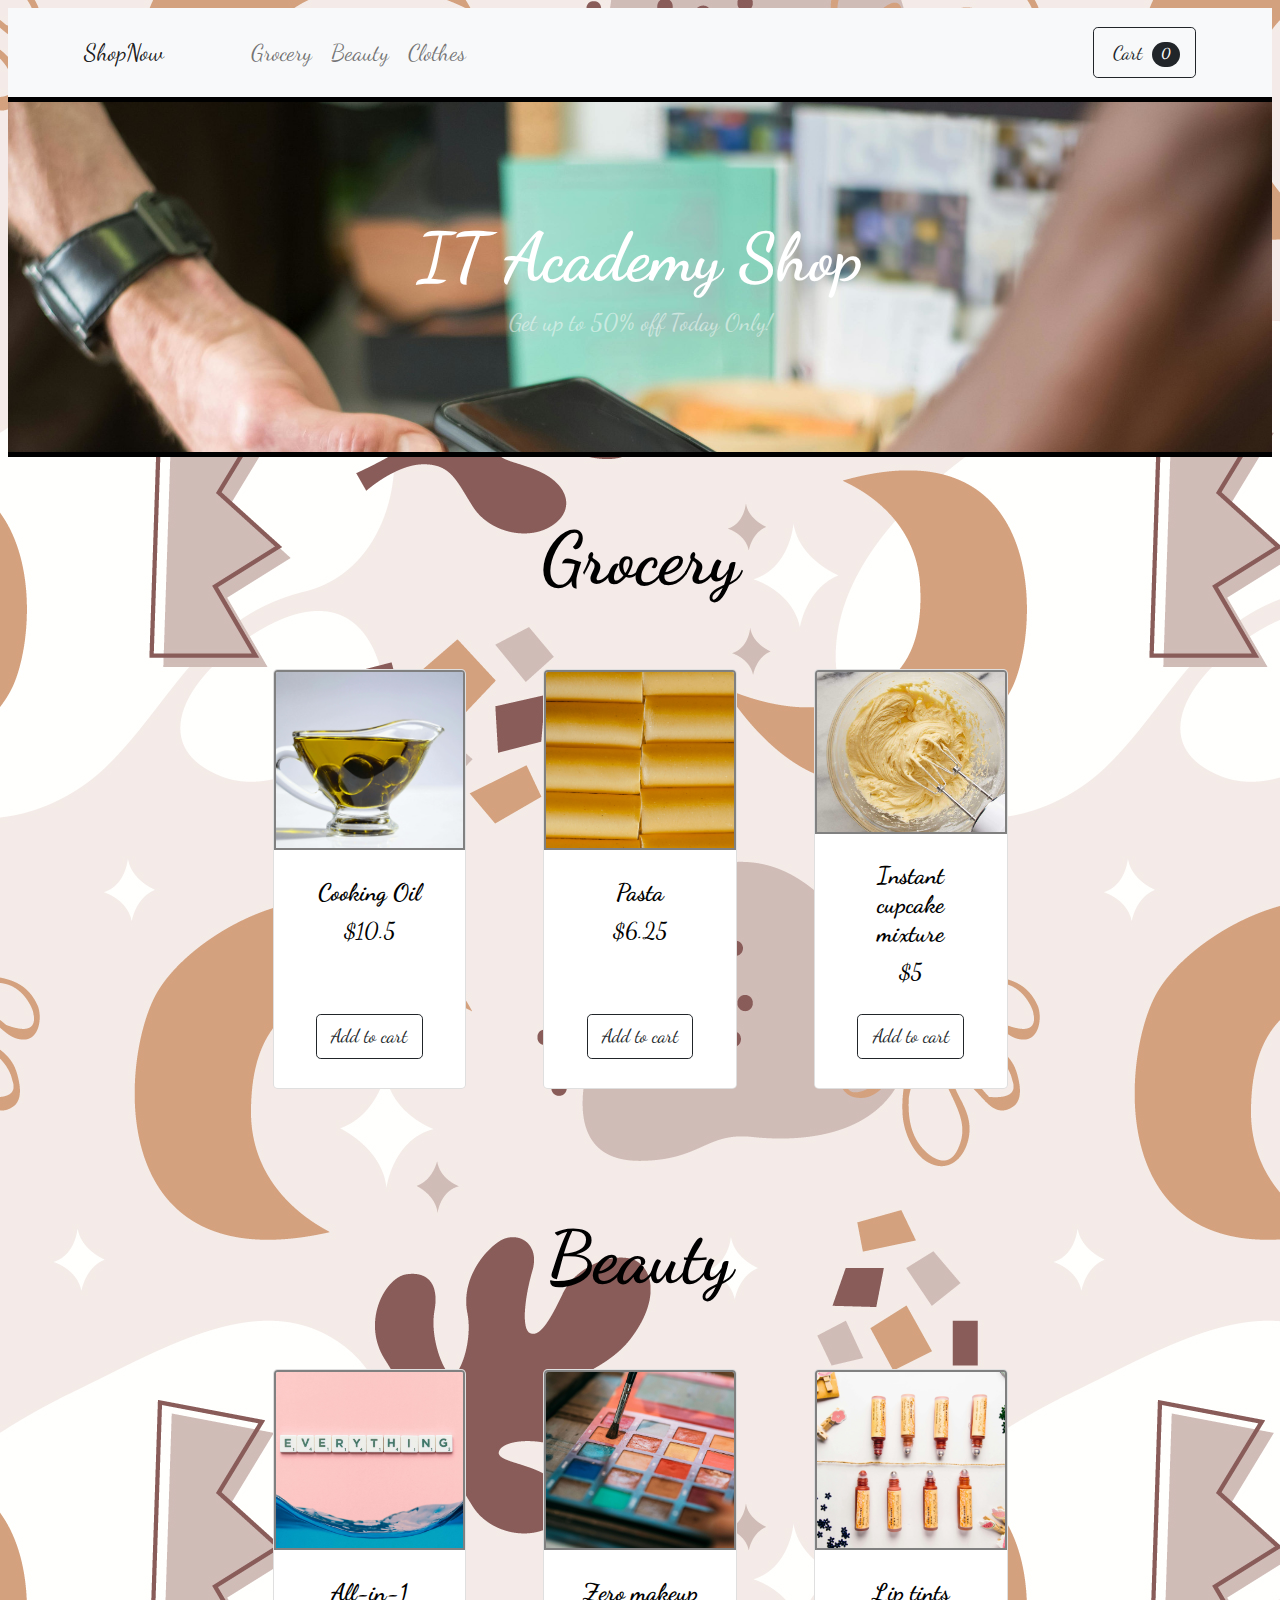
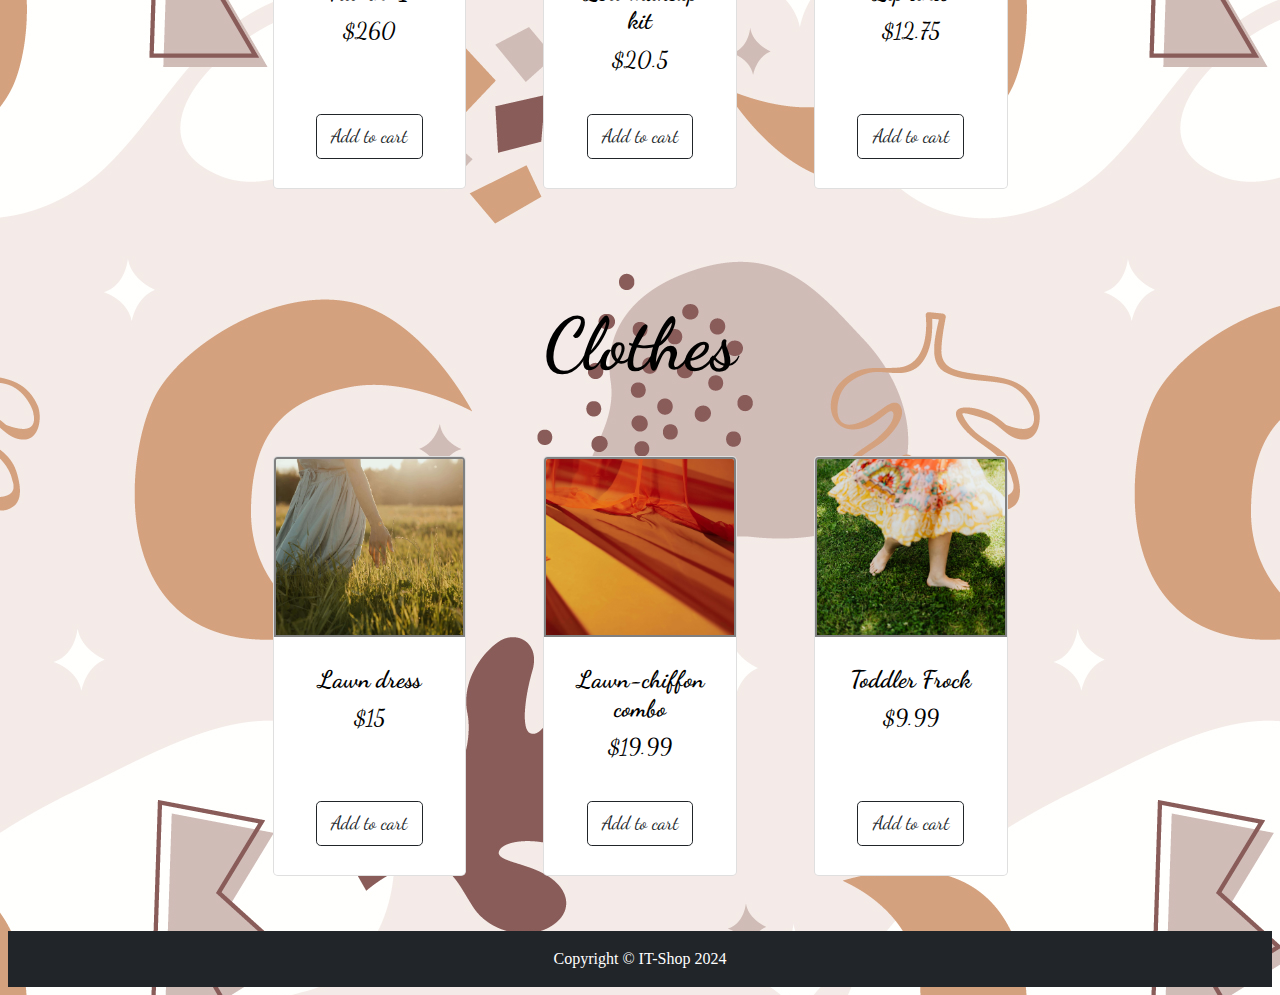
<file: index.html>
<!DOCTYPE html>
<html lang="en">

<head>
	<meta charset="utf-8" />
	<meta name="viewport" content="width=device-width, initial-scale=1, shrink-to-fit=no" />
	<meta name="description" content="" />
	<meta name="author" content="" />
	<title>ShopNow</title>
	<!-- Favicon-->
	<link rel="icon" type="image/x-icon" href="images/favicon.ico" />
	<link href="https://cdn.jsdelivr.net/npm/bootstrap@5.3.0/dist/css/bootstrap.min.css" rel="stylesheet"
		integrity="sha384-9ndCyUaIbzAi2FUVXJi0CjmCapSmO7SnpJef0486qhLnuZ2cdeRhO02iuK6FUUVM" crossorigin="anonymous">
		<link href="https://fonts.googleapis.com/css2?family=Dancing+Script:wght@400;700&display=swap" rel="stylesheet">


	<!-- Fontawesome icons-->
	<link rel="stylesheet" href="https://cdnjs.cloudflare.com/ajax/libs/font-awesome/6.4.0/css/all.min.css"
		integrity="sha512-iecdLmaskl7CVkqkXNQ/ZH/XLlvWZOJyj7Yy7tcenmpD1ypASozpmT/E0iPtmFIB46ZmdtAc9eNBvH0H/ZpiBw=="
		crossorigin="anonymous" referrerpolicy="no-referrer" />
		<link rel="stylesheet" href="css/styles.css">
</head>

<body data-bs-spy="scroll" data-bs-target="#navbar-example2" data-bs-offset="50">
	<!-- Navigation-->
	<nav class="navbar py-3 py-lg-0 navbar-light bg-light navbar-expand-lg" id="navbar-example2">
		<div class="container d-flex">
			<a class="navbar-brand" href="#!">ShopNow</a>
			<div class="d-flex flex-row order-lg-last align-items-center">

				<button type="button" class="navbar-toggler order-last collapsed" data-bs-toggle="collapse"
					data-bs-target="#navbar" aria-expanded="false" aria-controls="navbar">
					<span class="navbar-toggler-icon"></span>
				</button>
				<ul class="navbar-nav me-3 me-lg-0 d-flex flex-row align-items-center">
					<li class="dropdown search-dropdown nav-item py-lg-3">
						<a href="javascript:void(0)" class="btn btn-outline-dark flex-center" type="button"
							data-bs-toggle="modal" data-bs-target="#cartModal" onclick="open_modal()"
							data-bs-auto-close="outside">
							<i class="fas fa-shopping-cart me-1"></i> Cart <span
								class="badge bg-dark text-white ms-1 rounded-pill" id="count_product">0</span>
						</a>
					</li>
				</ul>
			</div>

			<div id="navbar" class="navbar-collapse collapse">

				<ul class="navbar-nav me-auto mb-4 mb-lg-0 ms-lg-5">
					<li class="nav-item">
						<a class="nav-link" href="#grocery"><i class="fas fa-shopping-basket"></i> Grocery</a>
					</li>
					<li class="nav-item">
						<a class="nav-link" href="#beauty"><i class="fas fa-heart"></i> Beauty</a>
					</li>
					<li class="nav-item">
						<a class="nav-link" href="#clothes"><i class="fas fa-tshirt"></i> Clothes</a>
					</li>

				</ul>
			</div>
		</div>
	</nav>

	<!-- Header-->
	<header class="py-5">
		<div class="container px-4 px-lg-5 my-5">
			<div class="text-center text-white">
				<h1 class="display-4 fw-bolder">IT Academy Shop</h1>
				<p class="lead fw-normal text-white-50 mb-0">Get up to 50% off Today Only!</p>
			</div>
		</div>
	</header>
	<!-- Section-->
	<section class="pt-5" id="grocery">
		<h2 class="text-center">Grocery</h2>
		<div class="container px-4 px-lg-5 mt-5">
			<div class="row gx-4 gx-lg-5 row-cols-2 row-cols-md-3 row-cols-xl-4 justify-content-center">
				<div class="col mb-5">
					<div class="card h-100">
						<img class="card-img-top" src="./images/oil.jpg" alt="..." />
						<div class="card-body p-4">
							<div class="text-center">
								<h5 class="fw-bolder">Cooking Oil</h5>
								$10.5
							</div>
						</div>
						<div class="card-footer p-4 pt-0 border-top-0 bg-transparent">
							<div class="text-center"><button type="button" onclick="buy(1)"
									class="btn btn-outline-dark">Add to cart</button></div>
						</div>
					</div>
				</div>
				<div class="col mb-5">
					<div class="card h-100">
						<img class="card-img-top" src="./images/pasta.jpg" alt="..." />
						<div class="card-body p-4">
							<div class="text-center">
								<h5 class="fw-bolder">Pasta</h5>
								$6.25
							</div>
						</div>
						<div class="card-footer p-4 pt-0 border-top-0 bg-transparent">
							<div class="text-center"><button type="button" onclick="buy(2)"
									class="btn btn-outline-dark">Add to cart</button></div>
						</div>
					</div>
				</div>
				<div class="col mb-5">
					<div class="card h-100">
						<img class="card-img-top" src="./images/cupcake.jpg" alt="..." />
						<div class="card-body p-4">
							<div class="text-center">
								<h5 class="fw-bolder">Instant cupcake mixture</h5>
								$5
							</div>
						</div>
						<div class="card-footer p-4 pt-0 border-top-0 bg-transparent">
							<div class="text-center"><button type="button" onclick="buy(3)"
									class="btn btn-outline-dark">Add to cart</button></div>
						</div>
					</div>
				</div>

			</div>
		</div>
	</section>
	<section class="pt-5" id="beauty">
		<h2 class="text-center">Beauty</h2>
		<div class="container px-4 px-lg-5 mt-5">
			<div class="row gx-4 gx-lg-5 row-cols-2 row-cols-md-3 row-cols-xl-4 justify-content-center">
				<div class="col mb-5">
					<div class="card h-100">
						<img class="zoomed-in card-img-top" src="./images/all.jpg" alt="..." />
						<div class="card-body p-4">
							<div class="text-center">
								<h5 class="fw-bolder">All-in-1</h5>
								$260
							</div>
						</div>
						<div class="card-footer p-4 pt-0 border-top-0 bg-transparent">
							<div class="text-center"><button type="button" onclick="buy(4)"
									class="btn btn-outline-dark">Add to cart</button></div>
						</div>
					</div>
				</div>
				<div class="col mb-5">
					<div class="card h-100">
						<img class="card-img-top" src="./images/makeup.jpg" alt="..." />
						<div class="card-body p-4">
							<div class="text-center">
								<h5 class="fw-bolder">Zero makeup kit</h5>
								$20.5
							</div>
						</div>
						<div class="card-footer p-4 pt-0 border-top-0 bg-transparent">
							<div class="text-center"><button type="button" onclick="buy(5)"
									class="btn btn-outline-dark">Add to cart</button></div>
						</div>
					</div>
				</div>
				<div class="col mb-5">
					<div class="card h-100">
						<img class="card-img-top" src="./images/lip.jpg" alt="..." />
						<div class="card-body p-4">
							<div class="text-center">
								<h5 class="fw-bolder">Lip tints</h5>
								$12.75
							</div>
						</div>
						<div class="card-footer p-4 pt-0 border-top-0 bg-transparent">
							<div class="text-center"><button type="button" onclick="buy(6)"
									class="btn btn-outline-dark">Add to cart</button></div>
						</div>
					</div>
				</div>

			</div>
		</div>
	</section>
	<section class="pt-5" id="clothes">
		<h2 class="text-center">Clothes</h2>
		<div class="container px-4 px-lg-5 mt-5">
			<div class="row gx-4 gx-lg-5 row-cols-2 row-cols-md-3 row-cols-xl-4 justify-content-center">
				<div class="col mb-5">
					<div class="card h-100">
						<img class="card-img-top" src="./images/dress.jpg" alt="..." />
						<div class="card-body p-4">
							<div class="text-center">
								<h5 class="fw-bolder">Lawn dress</h5>
								$15
							</div>
						</div>
						<div class="card-footer p-4 pt-0 border-top-0 bg-transparent">
							<div class="text-center"><button type="button" onclick="buy(7)"
									class="btn btn-outline-dark">Add to cart</button></div>
						</div>
					</div>
				</div>
				<div class="col mb-5">
					<div class="card h-100">
						<img class="card-img-top" src="./images/lawn.jpg" alt="..." />
						<div class="card-body p-4">
							<div class="text-center">
								<h5 class="fw-bolder">Lawn-chiffon combo</h5>
								$19.99
							</div>
						</div>
						<div class="card-footer p-4 pt-0 border-top-0 bg-transparent">
							<div class="text-center"><button type="button" onclick="buy(8)"
									class="btn btn-outline-dark">Add to cart</button></div>
						</div>
					</div>
				</div>
				<div class="col mb-5">
					<div class="card h-100">
						<img class="card-img-top" src="./images/frock.jpg" alt="..." />
						<div class="card-body p-4">
							<div class="text-center">
								<h5 class="fw-bolder">Toddler Frock</h5>
								$9.99
							</div>
						</div>
						<div class="card-footer p-4 pt-0 border-top-0 bg-transparent">
							<div class="text-center"><button type="button" onclick="buy(9)"
									class="btn btn-outline-dark">Add to cart</button></div>
						</div>
					</div>
				</div>

			</div>
		</div>
	</section>

	<!-- Footer-->
	<footer class="py-3 bg-dark">
		<div class="container">
			<p class="copy m-0 text-center text-white">Copyright &copy; IT-Shop 2024</p>
		</div>
	</footer>

	<div class="cart-page modal fade" id="cartModal" tabindex="-1" aria-labelledby="exampleModalLabel" aria-hidden="true">
		<div class="modal-dialog">
			<div class="modal-content">
				<div class="modal-header">
					<h5 class="modal-title" id="exampleModalLabel"><i class="fas fa-cart-arrow-down"></i> My Cart</h5>
					<button type="button" class="btn-close" data-bs-dismiss="modal" onclick="open_modal()" aria-label="Close"></button>
				</div>
				<div class="modal-body">
					<h3 class="text-center bill px-5">Shopping Cart</h3>
					<table class="table">
						<thead>
							<tr>
								<th scope="col">Product</th>
								<th scope="col">Price</th>
								<th scope="col">Qty.</th>
								<th class="total" scope="col">Total <small>(with discount)</small></th>
							</tr>
						</thead>
						<tbody id="cart_list">
							<!-- JS List -->
						</tbody>
					</table>
					<div class="text-center fs-3">
						Total: $<span id="total_price"></span>
					</div>
					<div class="text-center">
						<a href="checkout.html" class="btn btn-primary m-3">Checkout</a>
						<a href="javascript:void(0)" onclick="cleanCart()" class="btn btn-primary m-3">Clean Cart</a>
					</div>
				</div>
			</div>
		</div>
	</div>

	<!-- Bootstrap core JS-->
	<script src="https://cdn.jsdelivr.net/npm/bootstrap@5.3.0/dist/js/bootstrap.bundle.min.js"
		integrity="sha384-geWF76RCwLtnZ8qwWowPQNguL3RmwHVBC9FhGdlKrxdiJJigb/j/68SIy3Te4Bkz"
		crossorigin="anonymous"></script>

	<!-- Core theme JS-->
	<script src="js/shop.js"></script>
	<script src="js/checkout.js"></script>
</body>

</html>
</file>
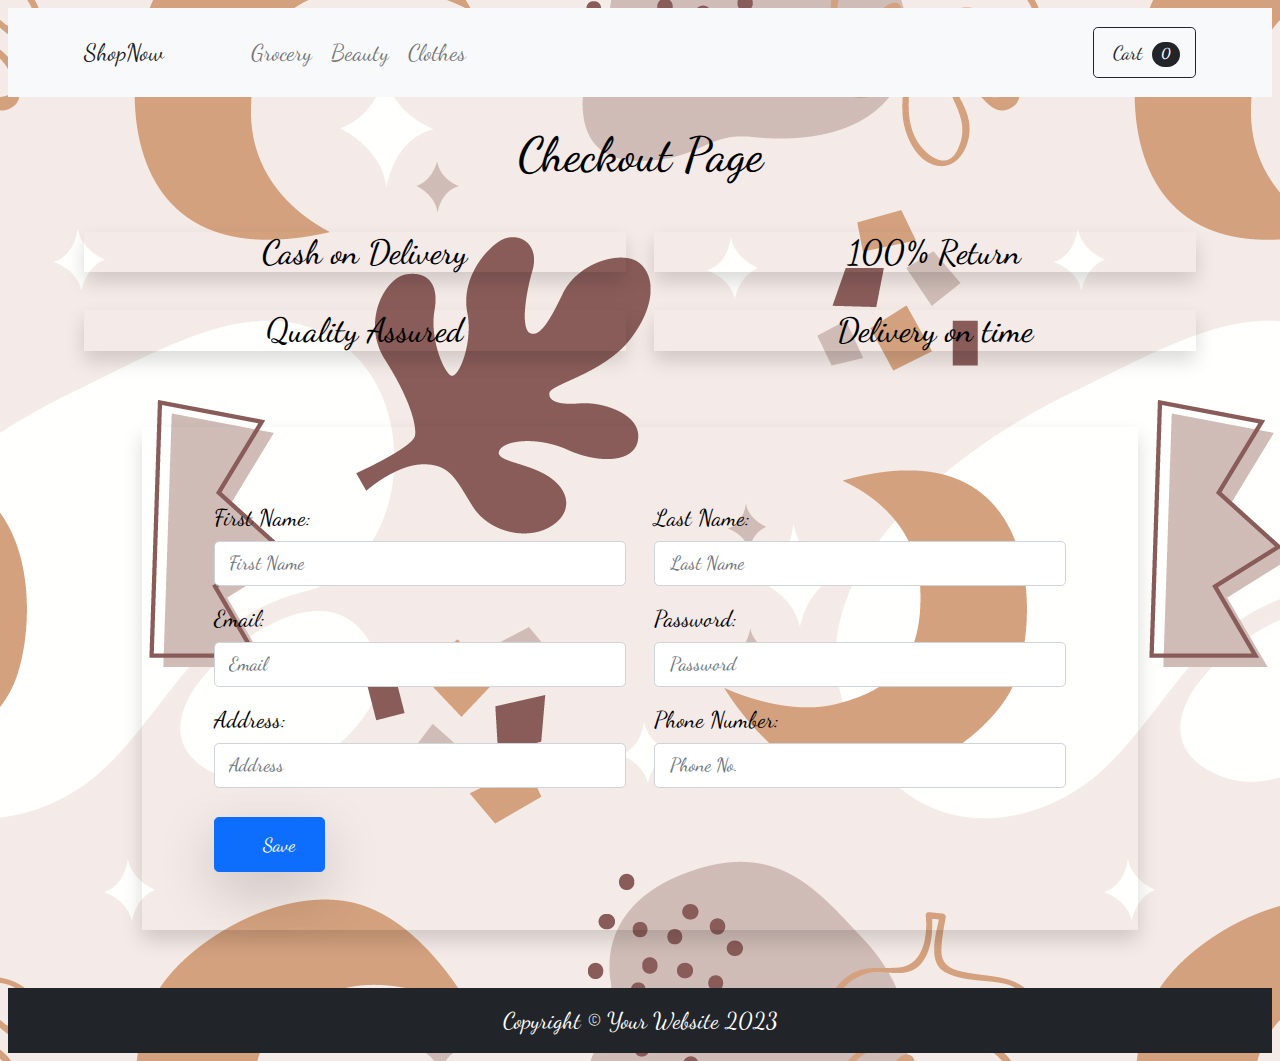
<file: checkout.html>
<!DOCTYPE html>
<html lang="en">

<head>
	<meta charset="utf-8" />
	<meta name="viewport" content="width=device-width, initial-scale=1, shrink-to-fit=no" />
	<meta name="description" content="" />
	<meta name="author" content="" />
	<title>Checkout</title>
	<!-- Favicon-->
	<link rel="icon" type="image/x-icon" href="images/favicon.ico" />
	<link href="https://cdn.jsdelivr.net/npm/bootstrap@5.3.0/dist/css/bootstrap.min.css" rel="stylesheet"
		integrity="sha384-9ndCyUaIbzAi2FUVXJi0CjmCapSmO7SnpJef0486qhLnuZ2cdeRhO02iuK6FUUVM" crossorigin="anonymous">
		<link href="https://fonts.googleapis.com/css2?family=Dancing+Script:wght@400;700&display=swap" rel="stylesheet">

		<!-- Fontawesome icons-->
		<link rel="stylesheet" href="https://cdnjs.cloudflare.com/ajax/libs/font-awesome/6.4.0/css/all.min.css"
		integrity="sha512-iecdLmaskl7CVkqkXNQ/ZH/XLlvWZOJyj7Yy7tcenmpD1ypASozpmT/E0iPtmFIB46ZmdtAc9eNBvH0H/ZpiBw=="
		crossorigin="anonymous" referrerpolicy="no-referrer" />
		
		<link rel="stylesheet" href="css/styles.css">
</head>

<body>
	<!-- Navigation-->
	<nav class="navbar py-3 py-lg-0 navbar-light bg-light navbar-expand-lg" id="navbar-example2">
		<div class="container d-flex">
			<a class="navbar-brand" href="index.html">ShopNow</a>
			<div class="d-flex flex-row order-lg-last align-items-center">

				<button type="button" class="navbar-toggler order-last collapsed" data-bs-toggle="collapse"
					data-bs-target="#navbar" aria-expanded="false" aria-controls="navbar">
					<span class="navbar-toggler-icon"></span>
				</button>
				<ul class="navbar-nav me-3 me-lg-0 d-flex flex-row align-items-center">
					<li class="dropdown search-dropdown nav-item py-lg-3">
						<a href="javascript:void(0)" class="btn btn-outline-dark flex-center" type="button"
							data-bs-toggle="modal" data-bs-target="#cartModal" onclick="open_modal()"
							data-bs-auto-close="outside">
							<i class="fas fa-shopping-cart me-1"></i> Cart <span
								class="badge bg-dark text-white ms-1 rounded-pill" id="count_product">0</span>
						</a>
					</li>
				</ul>
			</div>

			<div id="navbar" class="navbar-collapse collapse">

				<ul class="navbar-nav me-auto mb-4 mb-lg-0 ms-lg-5">
					<li class="nav-item">
						<a class="nav-link" href="index.html#grocery"><i class="fas fa-shopping-basket"></i> Grocery</a>
					</li>
					<li class="nav-item">
						<a class="nav-link" href="index.html#beauty"><i class="fas fa-heart"></i> Beauty</a>
					</li>
					<li class="nav-item">
						<a class="nav-link" href="index.html#clothes"><i class="fas fa-tshirt"></i> Clothes</a>
					</li>

				</ul>
			</div>
		</div>
	</nav>
	<div class="container">
		<h1 class="text-center head m-4">Checkout Page</h1>

		<div class="row mr-0">
			<div class="col-sm-6">
				<h3 class="my-3 bord shadow text-center"><i class="fas fa-dollar-sign p-2"></i>Cash on Delivery</h3>
			</div>
			<div class="col-sm-6 ">
				<h3 class="my-3 bord shadow text-center"><i class="fas fa-arrows-alt-h p-2"></i>100% Return</h3>
			</div>
		</div>

		<div class="row mr-0">
			<div class="col-sm-6">
				<h3 class="my-3 bord shadow text-center"><i class="far fa-thumbs-up p-2"></i>Quality Assured</h3>
			</div>
			<div class="col-sm-6 ">
				<h3 class="my-3 bord shadow text-center"><i class="fas fa-stopwatch p-2"></i>Delivery on time</h3>
			</div>
		</div>
		<form class="form">
			<div class="row bord p-5 shadow m-5">
				<div class="col-sm-6">
					<div class="mt-3">
						<label for="fName" class="form-label">First Name:</label>
						<input id="fName" class="form-control ml-3" type="text" placeholder="First Name" />
						<div id="errorName" class="invalid-feedback">This field is required and must have, at least, 3
							characters
						</div>
					</div>
					<div class="mt-3 ">
						<label for="fEmail" class="form-label">Email:</label>
						<input id="fEmail" class="form-control ml-3" type="email" placeholder="Email" minlength="3" />
						<div id="errorEmail" class="invalid-feedback">This field is required and must contain an '@' and
							have, at
							least, 3 characters</div>
					</div>
					<div class="mt-3 ">
						<label for="fAddress" class="form-label">Address:</label>
						<input id="fAddress" class="form-control" type="text" placeholder="Address" minlength="3" />
						<div id="errorAddress" class="invalid-feedback">This field is required and must have, at least,
							3 characters
						</div>
					</div>
				</div>
				<div class="col-sm-6">
					<div class="mt-3">
						<label for="fLastN" class="form-label">Last Name:</label>
						<input id="fLastN" class="form-control" type="text" placeholder="Last Name" minlength="3" />
						<div id="errorLastN" class="invalid-feedback">This field is required and must have, at least, 3
							characters
						</div>
					</div>
					<div class="mt-3">
						<label for="fPassword" class="form-label">Password:</label>
						<input id="fPassword" class="form-control" title="(4-8 characters)" type="password"
							minlength="4" maxlength="8" placeholder="Password" />
						<div id="errorPassword" class="invalid-feedback">Must contain letters and numbers</div>
					</div>
					<div class="mt-3">
						<label for="fPhone" class="form-label">Phone Number:</label>
						<input id="fPhone" class="form-control" type="number" placeholder="Phone No." />
						<div id="errorPhone" class="invalid-feedback">Invalid phone number!! Must be 9 digits with no
							letters</div>
					</div>
				</div>
				<div class="col-12 mt-4 final">
					<button type="submit" id="btn" class="p-2 px-4 btn btn-primary shadow-lg" onclick="validate()">
						<i class="fas fa-cart-arrow-down p-2"></i>Save
					</button>
				</div>
			</div>
		</form>

	</div>


	<!-- Footer-->
	<footer class="py-3 bg-dark">
		<div class="container">
			<p class="m-0 text-center text-white">Copyright &copy; Your Website 2023</p>
		</div>
	</footer>

	<div class="modal fade" id="cartModal" tabindex="-1" aria-labelledby="exampleModalLabel" aria-hidden="true">
		<div class="modal-dialog">
			<div class="modal-content">
				<div class="modal-header">
					<h5 class="modal-title" id="exampleModalLabel"><i class="fas fa-cart-arrow-down"></i> My Cart</h5>
					<button type="button" class="btn-close" data-bs-dismiss="modal" aria-label="Close"></button>
				</div>
				<div class="modal-body">
					<div>
						<ul class="list">

						</ul>
						<div>
							<h3 class="text-center bill px-5">Select Something</h3>
						</div>
						<div class="text-center">
							<a href="checkout.html" class="btn btn-primary m-3">Checkout</a>
						</div>
					</div>
				</div>
			</div>
		</div>
	</div>

	<!-- Bootstrap core JS-->
	<script src="https://cdn.jsdelivr.net/npm/bootstrap@5.3.0/dist/js/bootstrap.bundle.min.js"
		integrity="sha384-geWF76RCwLtnZ8qwWowPQNguL3RmwHVBC9FhGdlKrxdiJJigb/j/68SIy3Te4Bkz"
		crossorigin="anonymous"></script>


	<!-- Core theme JS-->
	<script src="js/shop.js"></script>
	<script src="js/checkout.js"></script>
</body>

</html>
</file>
